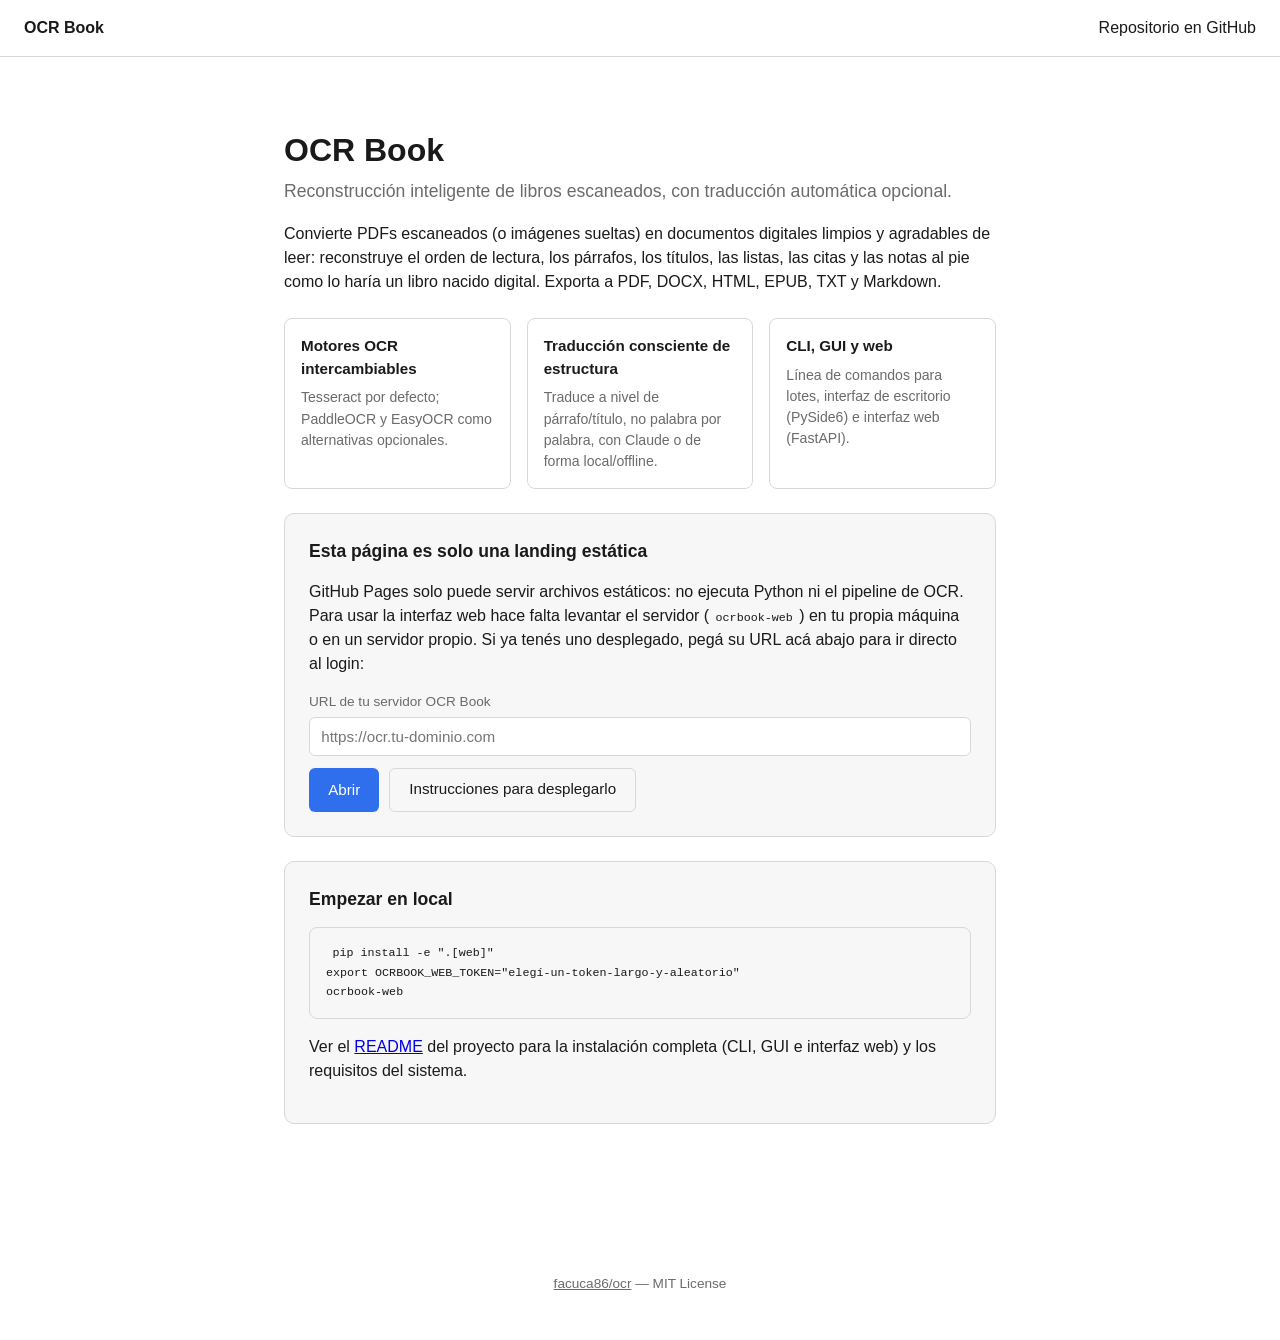
<file: index.html>
<!doctype html>
<html lang="es">
<head>
<meta charset="utf-8">
<meta name="viewport" content="width=device-width, initial-scale=1">
<title>OCR Book — reconstrucción inteligente de libros escaneados</title>
<meta name="description" content="Convierte PDFs escaneados en documentos digitales reconstruidos, con traducción opcional. CLI, GUI de escritorio e interfaz web.">
<style>
  :root {
    color-scheme: light dark;
    --fg: #1a1a1a;
    --bg: #ffffff;
    --muted: #6b6b6b;
    --border: #d8d8d8;
    --accent: #2f6fed;
    --card-bg: #f7f7f8;
  }
  @media (prefers-color-scheme: dark) {
    :root {
      --fg: #eaeaea;
      --bg: #121212;
      --muted: #9a9a9a;
      --border: #333333;
      --accent: #6d9bff;
      --card-bg: #1b1b1e;
    }
  }
  * { box-sizing: border-box; }
  body {
    margin: 0;
    font-family: -apple-system, BlinkMacSystemFont, "Segoe UI", Roboto, sans-serif;
    color: var(--fg);
    background: var(--bg);
    line-height: 1.5;
  }
  header {
    padding: 1rem 1.5rem;
    border-bottom: 1px solid var(--border);
    display: flex;
    justify-content: space-between;
    align-items: center;
  }
  .brand { font-weight: 700; }
  header a { color: var(--fg); text-decoration: none; }
  header a:hover { color: var(--accent); }
  main {
    max-width: 760px;
    margin: 0 auto;
    padding: 3rem 1.5rem 5rem;
  }
  h1 { font-size: 2rem; margin-bottom: 0.25rem; }
  .tagline { color: var(--muted); font-size: 1.1rem; margin-top: 0; }
  .card {
    background: var(--card-bg);
    border: 1px solid var(--border);
    border-radius: 10px;
    padding: 1.5rem;
    margin: 1.5rem 0;
  }
  .card h2 { margin-top: 0; font-size: 1.1rem; }
  .features { display: grid; grid-template-columns: repeat(auto-fit, minmax(200px, 1fr)); gap: 1rem; margin: 1.5rem 0; }
  .feature { border: 1px solid var(--border); border-radius: 8px; padding: 1rem; }
  .feature h3 { margin: 0 0 0.4rem; font-size: 0.95rem; }
  .feature p { margin: 0; color: var(--muted); font-size: 0.88rem; }
  label { display: block; font-size: 0.85rem; color: var(--muted); margin-bottom: 0.3rem; }
  input[type="url"] {
    width: 100%;
    padding: 0.6rem 0.7rem;
    border: 1px solid var(--border);
    border-radius: 6px;
    background: var(--bg);
    color: var(--fg);
    font-size: 0.95rem;
  }
  .row { display: flex; gap: 0.6rem; margin-top: 0.75rem; flex-wrap: wrap; }
  button, .button {
    display: inline-block;
    cursor: pointer;
    background: var(--accent);
    color: #fff;
    border: none;
    border-radius: 6px;
    padding: 0.6rem 1.2rem;
    font-size: 0.95rem;
    text-decoration: none;
  }
  .button.secondary { background: transparent; color: var(--fg); border: 1px solid var(--border); }
  code {
    background: var(--card-bg);
    padding: 0.15rem 0.4rem;
    border-radius: 4px;
    font-size: 0.9em;
  }
  pre {
    background: var(--card-bg);
    border: 1px solid var(--border);
    border-radius: 8px;
    padding: 1rem;
    overflow-x: auto;
  }
  footer {
    text-align: center;
    color: var(--muted);
    font-size: 0.85rem;
    padding: 2rem 1rem;
  }
  footer a { color: inherit; }
</style>
</head>
<body>
<header>
  <span class="brand">OCR Book</span>
  <a href="https://github.com/facuca86/ocr" target="_blank" rel="noopener">Repositorio en GitHub</a>
</header>

<main>
  <h1>OCR Book</h1>
  <p class="tagline">Reconstrucción inteligente de libros escaneados, con traducción automática opcional.</p>

  <p>
    Convierte PDFs escaneados (o imágenes sueltas) en documentos digitales
    limpios y agradables de leer: reconstruye el orden de lectura, los
    párrafos, los títulos, las listas, las citas y las notas al pie como lo
    haría un libro nacido digital. Exporta a PDF, DOCX, HTML, EPUB, TXT y
    Markdown.
  </p>

  <div class="features">
    <div class="feature">
      <h3>Motores OCR intercambiables</h3>
      <p>Tesseract por defecto; PaddleOCR y EasyOCR como alternativas opcionales.</p>
    </div>
    <div class="feature">
      <h3>Traducción consciente de estructura</h3>
      <p>Traduce a nivel de párrafo/título, no palabra por palabra, con Claude o de forma local/offline.</p>
    </div>
    <div class="feature">
      <h3>CLI, GUI y web</h3>
      <p>Línea de comandos para lotes, interfaz de escritorio (PySide6) e interfaz web (FastAPI).</p>
    </div>
  </div>

  <div class="card">
    <h2>Esta página es solo una landing estática</h2>
    <p>
      GitHub Pages solo puede servir archivos estáticos: no ejecuta Python
      ni el pipeline de OCR. Para usar la interfaz web hace falta levantar
      el servidor (<code>ocrbook-web</code>) en tu propia máquina o en un
      servidor propio. Si ya tenés uno desplegado, pegá su URL acá abajo
      para ir directo al login:
    </p>
    <label for="server-url">URL de tu servidor OCR Book</label>
    <input id="server-url" type="url" placeholder="https://ocr.tu-dominio.com" autocomplete="off">
    <div class="row">
      <button id="open-server">Abrir</button>
      <a class="button secondary" href="https://github.com/facuca86/ocr#interfaz-web" target="_blank" rel="noopener">
        Instrucciones para desplegarlo
      </a>
    </div>
  </div>

  <div class="card">
    <h2>Empezar en local</h2>
    <pre><code>pip install -e ".[web]"
export OCRBOOK_WEB_TOKEN="elegí-un-token-largo-y-aleatorio"
ocrbook-web</code></pre>
    <p>Ver el <a href="https://github.com/facuca86/ocr#readme" target="_blank" rel="noopener">README</a> del proyecto para la instalación completa (CLI, GUI e interfaz web) y los requisitos del sistema.</p>
  </div>
</main>

<footer>
  <p><a href="https://github.com/facuca86/ocr" target="_blank" rel="noopener">facuca86/ocr</a> — MIT License</p>
</footer>

<script>
  (function () {
    "use strict";
    function normalize(url) {
      var trimmed = url.trim().replace(/\/+$/, "");
      if (!/^https?:\/\//i.test(trimmed)) {
        trimmed = "https://" + trimmed;
      }
      return trimmed;
    }
    function openServer() {
      var input = document.getElementById("server-url");
      var value = input.value.trim();
      if (!value) {
        input.focus();
        return;
      }
      window.open(normalize(value) + "/login", "_blank", "noopener");
    }
    document.getElementById("open-server").addEventListener("click", openServer);
    document.getElementById("server-url").addEventListener("keydown", function (e) {
      if (e.key === "Enter") openServer();
    });
  })();
</script>
</body>
</html>
</file>
